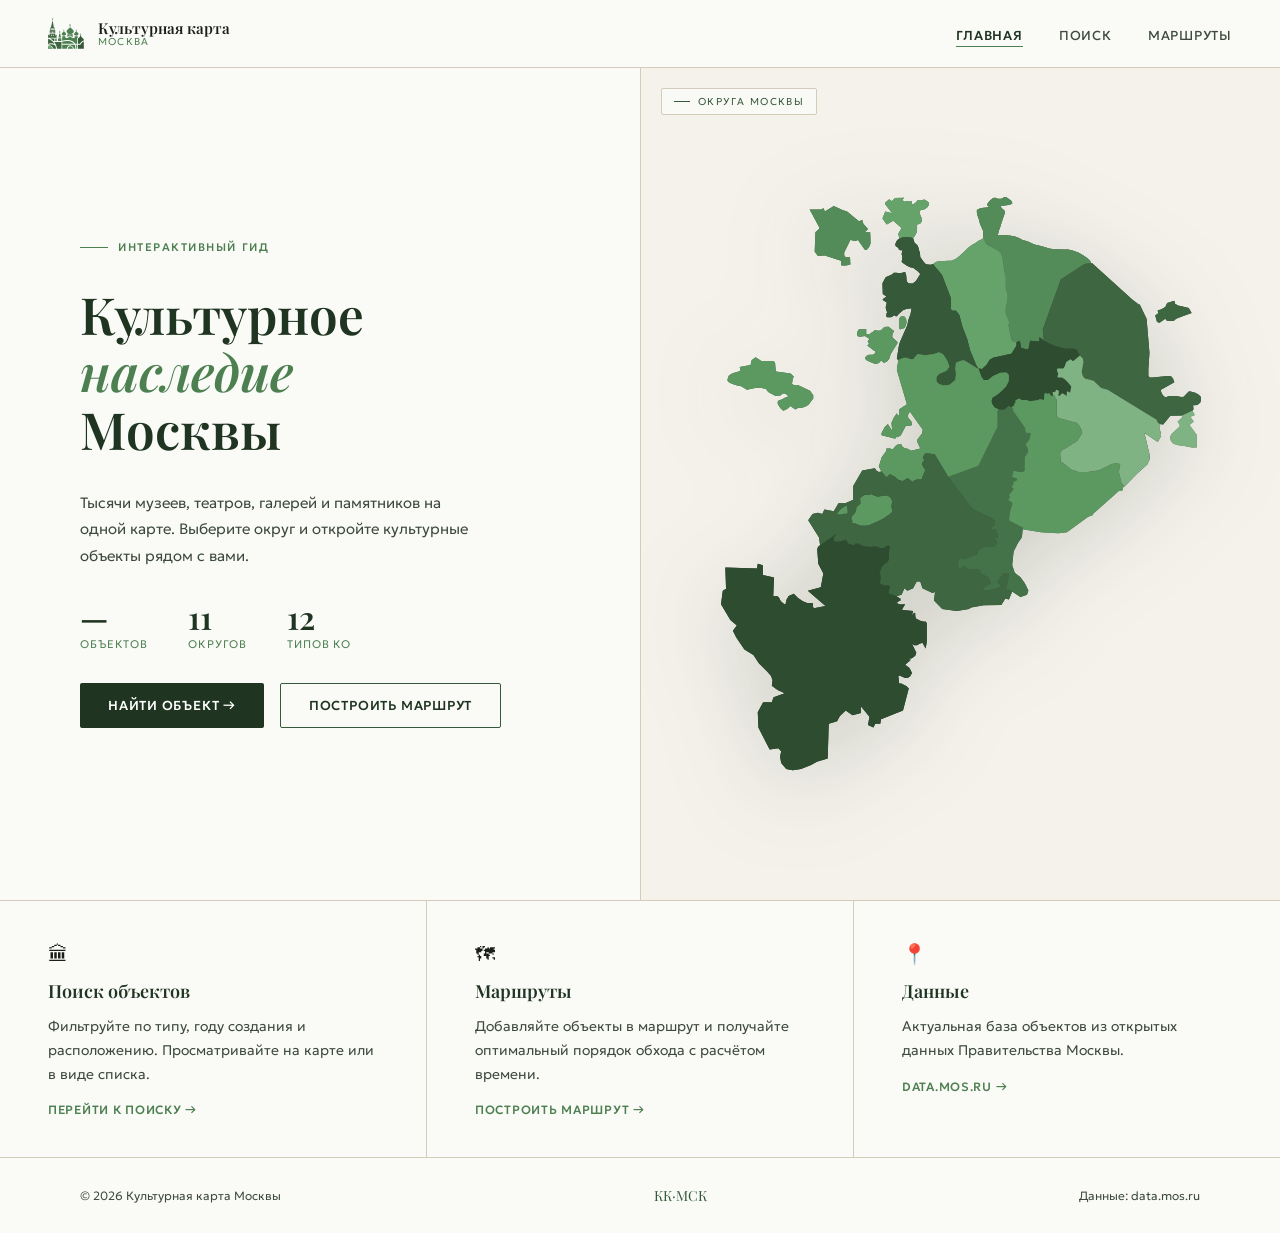
<file: frontend/index.html>
<!DOCTYPE html>
<html lang="ru">
<head>
  <meta charset="UTF-8">
  <meta name="viewport" content="width=device-width, initial-scale=1.0">
  <title>Культурная карта Москвы</title>
  <link rel="stylesheet" href="static/css/main.css">
  <link rel="stylesheet" href="static/css/index.css">
</head>
<body>

<nav class="nav">
  <a href="index.html" class="nav-logo">
    <img src="static/images/logo.svg" alt="Логотип">
    <div class="nav-brand"><span>Культурная карта</span><span>Москва</span></div>
  </a>
  <ul class="nav-links">
    <li><a href="index.html" class="active">Главная</a></li>
    <li><a href="search.html">Поиск</a></li>
    <li><a href="routes.html">Маршруты</a></li>
  </ul>
  <div class="nav-burger" id="burger"><span></span><span></span><span></span></div>
</nav>
<div class="mobile-menu" id="mobileMenu">
  <a href="index.html">Главная</a>
  <a href="search.html">Поиск объектов</a>
  <a href="routes.html">Построить маршрут</a>
</div>

<section class="hero">
  <div class="hero-text">
    <span class="hero-eyebrow">Интерактивный гид</span>
    <h1 class="hero-title">Культурное<br><em>наследие</em><br>Москвы</h1>
    <p class="hero-desc">Тысячи музеев, театров, галерей и памятников на одной карте. Выберите округ и откройте культурные объекты рядом с вами.</p>
    <div class="hero-stats">
      <div class="stat-item"><span class="stat-num" id="ko-count">—</span><span class="stat-label">Объектов</span></div>
      <div class="stat-item"><span class="stat-num">11</span><span class="stat-label">Округов</span></div>
      <div class="stat-item"><span class="stat-num">12</span><span class="stat-label">Типов КО</span></div>
    </div>
    <div class="hero-cta">
      <a href="search.html" class="btn btn-primary">Найти объект →</a>
      <a href="routes.html" class="btn btn-outline">Построить маршрут</a>
    </div>
  </div>

  <div class="hero-map">
    <div class="map-label">Округа Москвы</div>
    <svg id="moscow-map" width="666" height="796" viewBox="0 0 666 796" fill="none" xmlns="http://www.w3.org/2000/svg">
  <g class="district" id="SVAO" data-name="Северо-Восточный АО" data-full="Северо-Восточный административный округ">
    <path d="M363.5 47L364 57L367.5 64.5L370 66.5L377 70.5L383.5 74L388.5 78.5L390.5 84.5L393.5 105L395 110.5V128L397.5 133.5V142L395 155V161.5L401 176.5H398.5L403 199L406 201L410 201.5L414.5 199.5L416.5 209.5L425 211.5L427 210L429 199.5L440.5 200.5L442 199V194.5L448 199.5L446.5 184L471.5 114.5L504.5 93L515 92L513.5 91.5L512 88L508 84.5L503 81L496.5 77.5L489 74.5L482 73H476L462.5 72.5L455.5 71.5L445.5 68.5L435 66L425 61.5L418.5 59.5L413.5 57L407 54.5L400 53.5L397 53H393H389L384 53.5L385.5 47L387.5 41.5L389 36.5L391 30.5L393 24.5L394 22.5V20.5L393 18.5L391 17L389 14.5L388 13.5L389 12H391.5L398.5 11L401.5 10.5L404 9.5V7.5L402.5 5L398.5 2L395.5 0H393L391 1.5L389 2.5H386.5H384L382.5 1.5L380 1L377.5 1.5L373.5 4.5L370 8.5L369.5 10.5L370 12L372 14L368.5 14.5L364 15L359 16L355 18V21.5L356 26L358 31.5L359 36L360.5 40L362.5 44.5L363.5 47Z" fill="#2F4B32"/>
    <path class="upper" d="M363.5 47L364 57L367.5 64.5L370 66.5L377 70.5L383.5 74L388.5 78.5L390.5 84.5L393.5 105L395 110.5V128L397.5 133.5V142L395 155V161.5L401 176.5H398.5L403 199L406 201L410 201.5L414.5 199.5L416.5 209.5L425 211.5L427 210L429 199.5L440.5 200.5L442 199V194.5L448 199.5L446.5 184L471.5 114.5L504.5 93L515 92L513.5 91.5L512 88L508 84.5L503 81L496.5 77.5L489 74.5L482 73H476L462.5 72.5L455.5 71.5L445.5 68.5L435 66L425 61.5L418.5 59.5L413.5 57L407 54.5L400 53.5L397 53H393H389L384 53.5L385.5 47L387.5 41.5L389 36.5L391 30.5L393 24.5L394 22.5V20.5L393 18.5L391 17L389 14.5L388 13.5L389 12H391.5L398.5 11L401.5 10.5L404 9.5V7.5L402.5 5L398.5 2L395.5 0H393L391 1.5L389 2.5H386.5H384L382.5 1.5L380 1L377.5 1.5L373.5 4.5L370 8.5L369.5 10.5L370 12L372 14L368.5 14.5L364 15L359 16L355 18V21.5L356 26L358 31.5L359 36L360.5 40L362.5 44.5L363.5 47Z" fill="#548C59"/>
    
    
    
    
  </g>
  <g class="district" id="VAO" data-name="Восточный АО" data-full="Восточный административный округ">
    <path d="M571 142.5L515 92L504.5 93L471.5 114.5L446.5 184L448 199.5L456.5 204L464.5 207L473 209L477 210.5H490L493.5 212L498 220L502 224L503 229L500.5 242.5L502 248.5L505 252L517 255L527.5 265L536.5 267.5L605 309.5V311.5L608.5 315L613.5 315.5L623.5 303.5L640 303L654 296.5L655.5 295V293L655 289H657L661 288.5L663.5 286.5L665 285L666 281.5V277.5L662.5 274L658 271.5L651.5 270H649L642 277L640 277.5L636.5 277L632 276H621L619.5 276.5V278L616 277.5L614 276L611.5 272.5L610.5 269.5V267.5L629 257L627 251.5L624 248.5H619.5L599 250.5H595L593 248.5V239.5L594.5 216L590.5 169L581 149H579.5L577 147L571 142.5Z" fill="#2D4830"/>
    <path d="M629 144L630 148L634 150.5L643.5 152.5L649 154L653 161L640.5 165.5L631.5 169L628 172H619L616.5 169L608.5 174.5L605 173.5L602.5 164.5L607 161L606 158.5V157L610.5 156L616.5 152.5L619 147L629 144Z" fill="#2D4830"/>
   
    
    <path class="upper" d="M571 142.5L515 92L504.5 93L471.5 114.5L446.5 184L448 199.5L456.5 204L464.5 207L473 209L477 210.5H490L493.5 212L498 220L502 224L503 229L500.5 242.5L502 248.5L505 252L517 255L527.5 265L536.5 267.5L605 309.5V311.5L608.5 315L613.5 315.5L623.5 303.5L640 303L654 296.5L655.5 295V293L655 289H657L661 288.5L663.5 286.5L665 285L666 281.5V277.5L662.5 274L658 271.5L651.5 270H649L642 277L640 277.5L636.5 277L632 276H621L619.5 276.5V278L616 277.5L614 276L611.5 272.5L610.5 269.5V267.5L629 257L627 251.5L624 248.5H619.5L599 250.5H595L593 248.5V239.5L594.5 216L590.5 169L581 149H579.5L577 147L571 142.5Z" fill="#3D6641"/>
    <path class="upper" d="M629 144L630 148L634 150.5L643.5 152.5L649 154L653 161L640.5 165.5L631.5 169L628 172H619L616.5 169L608.5 174.5L605 173.5L602.5 164.5L607 161L606 158.5V157L610.5 156L616.5 152.5L619 147L629 144Z" fill="#3D6641"/>

    
  </g>
  <g class="district" id="YUZAO" data-name="Юго-Западный АО" data-full="Юго-Западный административный округ">
    <path d="M396 543.5L404 547.5L415.5 555L424.5 552L426.5 546L421.5 536L415.5 527.5L407.5 521.5L404 510.5L406 492L412 480L417.5 472L418.5 461L419 458.5L400 449L401 437.5L404.5 426L404 424L398.5 420L401 417.5L400 413L406 406V404L403 402.5L406 398.5V395.5L411 393V390.5L404 388L405.5 383.5V380L413 381.5H419L421.5 380V361L426.5 354L425.5 348L423 343L428 336.5L430 329L429 327H423L422 320.5L420 317.5L405 296L406 294L403 292L400 290H398.5L394 294L390 295H385.5L383.5 296.5V319L357 373L315.1 388L316 389.5L349.5 433.5L362.5 439.5L375.5 445.5L379.5 448.5V454.5L378.5 456L373.5 458L374 461L376.5 462.5L379.5 461.5H381L384.5 470L384 472L379.5 473.5L382.5 478V481.5L378.5 485.5H373.5L367 484.5L360.5 487L356.5 490.5V493.5L354 496L337.5 502.5L334 500.5L330 502.5L328.5 506V512.5L331 516L337.5 512.5H339.5L342 516H352L359 517.5L360.5 522.5L370.5 527.5L374.5 534V536L365 541.5L364.5 545.5L370 546L381.5 543.5L389 540L383.5 534L389.5 526.5L391.5 522.5H398L399.5 523.5L396 543.5Z" fill="#2B472D"/>
    <path class="upper" d="M396 543.5L404 547.5L415.5 555L424.5 552L426.5 546L421.5 536L415.5 527.5L407.5 521.5L404 510.5L406 492L412 480L417.5 472L418.5 461L419 458.5L400 449L401 437.5L404.5 426L404 424L398.5 420L401 417.5L400 413L406 406V404L403 402.5L406 398.5V395.5L411 393V390.5L404 388L405.5 383.5V380L413 381.5H419L421.5 380V361L426.5 354L425.5 348L423 343L428 336.5L430 329L429 327H423L422 320.5L420 317.5L405 296L406 294L403 292L400 290H398.5L394 294L390 295H385.5L383.5 296.5V319L357 373L315.1 388L316 389.5L349.5 433.5L362.5 439.5L375.5 445.5L379.5 448.5V454.5L378.5 456L373.5 458L374 461L376.5 462.5L379.5 461.5H381L384.5 470L384 472L379.5 473.5L382.5 478V481.5L378.5 485.5H373.5L367 484.5L360.5 487L356.5 490.5V493.5L354 496L337.5 502.5L334 500.5L330 502.5L328.5 506V512.5L331 516L337.5 512.5H339.5L342 516H352L359 517.5L360.5 522.5L370.5 527.5L374.5 534V536L365 541.5L364.5 545.5L370 546L381.5 543.5L389 540L383.5 534L389.5 526.5L391.5 522.5H398L399.5 523.5L396 543.5Z" fill="#457349"/>

    
    
    
  </g>
  <g class="district" id="SAO" data-name="Северный АО" data-full="Северный административный округ">
    <path d="M246.5 53.5L247.5 58L252.5 56L254 55.5L255 56H262L264.5 56.5L266.5 57.5L268.5 54.5L270 52L271.5 49L272 47V38L275.5 37.5L277 36.5L278.5 33.5L279 30L277.5 27.5L276 23.5L275.5 21L276 19L278 18L282.5 17L285.5 15L287 13.5L288.5 10.5V7.5L282.5 3.5L279.5 4L278.5 4.5L278 4H273L271 7L267 10L264.5 9.5V5.5H257.5L255 6.5L253.5 6L252.5 5V3L254 1L241.5 1.5L237 6L233.5 3L228 7.5V10.5L237.5 22.5L228 20L224 30L230 38L239 33L250.5 43L246 51L246.5 53.5Z" fill="#38593B"/>
    <path d="M297.5 90.5L294.5 93L295.5 95L306.5 108L319 140.5V152.5L318.5 155.5L321 158H326L331 164.5L332 169L335 180.5L341.5 197L345.5 212.5L354 233L357.5 239L359 238L362 239L369 232.5L372.5 226L377.5 223L403 217.5L410 206.5V201.5L406 201L403 199L398.5 176.5H401L395 161.5V155L397.5 142V133.5L395 128V110.5L393.5 105L390.5 84.5L388.5 78.5L383.5 74L377 70.5L370 66.5L367.5 64.5L364 57L362 58.5L358 60.5L353.5 63.5L348 66.5L343 70.5L336.5 76.5L331 82L325.5 86L319.5 88.5H315L306 89L300 89.5L297.5 90.5Z" fill="#38593B"/>
    
    <path class="upper" d="M297.5 90.5L294.5 93L295.5 95L306.5 108L319 140.5V152.5L318.5 155.5L321 158H326L331 164.5L332 169L335 180.5L341.5 197L345.5 212.5L354 233L357.5 239L359 238L362 239L369 232.5L372.5 226L377.5 223L403 217.5L410 206.5V201.5L406 201L403 199L398.5 176.5H401L395 161.5V155L397.5 142V133.5L395 128V110.5L393.5 105L390.5 84.5L388.5 78.5L383.5 74L377 70.5L370 66.5L367.5 64.5L364 57L362 58.5L358 60.5L353.5 63.5L348 66.5L343 70.5L336.5 76.5L331 82L325.5 86L319.5 88.5H315L306 89L300 89.5L297.5 90.5Z" fill="#66A36B"/>
    <path class="upper" d="M246.5 53.5L247.5 58L252.5 56L254 55.5L255 56H262L264.5 56.5L266.5 57.5L268.5 54.5L270 52L271.5 49L272 47V38L275.5 37.5L277 36.5L278.5 33.5L279 30L277.5 27.5L276 23.5L275.5 21L276 19L278 18L282.5 17L285.5 15L287 13.5L288.5 10.5V7.5L282.5 3.5L279.5 4L278.5 4.5L278 4H273L271 7L267 10L264.5 9.5V5.5H257.5L255 6.5L253.5 6L252.5 5V3L254 1L241.5 1.5L237 6L233.5 3L228 7.5V10.5L237.5 22.5L228 20L224 30L230 38L239 33L250.5 43L246 51L246.5 53.5Z" fill="#66A36B"/>

    <path d="M246 226L253.5 223H258L263 225H266.5L273 218L283.5 219.5L295 218L302.5 215.5L308 218L314 227L317 235.5L313 241L302.5 245.5L299 250V256L302.5 259.5L309 261.5L317 260.5L325 254L326 245.5L325 237.5L326 230L333.5 227H338L357.5 239L354 233L345.5 212.5L341.5 197L335 180.5L332 169L331 164.5L326 158H321L318.5 155.5L319 152.5V140.5L306.5 108L295.5 95L294.5 93L291 94L286.5 93.5L283.5 92.5L280 88.5L277.5 84.5L276.5 83.5L276 77.5L275 74.5L274 70.5L273 67.5L271 65.5L268.5 63.5L267.5 60L266.5 57.5L264.5 56.5L262 56H258H255L254 55.5L252.5 56L247.5 58L245.5 59L243.5 61.5L242 65V67.5L246.5 71V72.5L248.5 74H252L250.5 79L251.5 82V87L250.5 89L251.5 91L255.5 93.5L258 95.5L262.5 97.5L267 98.5L273 103L276.5 107L270.5 116.5L266 120H262.5L260 119.5L258.5 118L257.5 116L257 109L255.5 104L250 105.5H245.5L243 105H240L236.5 108L230 110.5L228.5 111.5L224 119.5L224.5 134.5L229.5 138L224.5 142V143L230 146.5L229.5 149L228.5 153L229 156L230.5 160L229.5 162.5V166L231 167H236L241 164L242.5 165.5H244L247 162L252.5 157L257 155.5L264.5 154.5L263 162.5L260 170.5L258.5 178L248.5 201L247 205.5L244 224.5L246 226Z" fill="#1F3521"/>
    
   
    
  </g>
  <g class="district" id="SZAO" data-name="Северо-Западный АО" data-full="Северо-Западный административный округ">
   
    <path class="upper" d="M246 226L253.5 223H258L263 225H266.5L273 218L283.5 219.5L295 218L302.5 215.5L308 218L314 227L317 235.5L313 241L302.5 245.5L299 250V256L302.5 259.5L309 261.5L317 260.5L325 254L326 245.5L325 237.5L326 230L333.5 227H338L357.5 239L354 233L345.5 212.5L341.5 197L335 180.5L332 169L331 164.5L326 158H321L318.5 155.5L319 152.5V140.5L306.5 108L295.5 95L294.5 93L291 94L286.5 93.5L283.5 92.5L280 88.5L277.5 84.5L276.5 83.5L276 77.5L275 74.5L274 70.5L273 67.5L271 65.5L268.5 63.5L267.5 60L266.5 57.5L264.5 56.5L262 56H258H255L254 55.5L252.5 56L247.5 58L245.5 59L243.5 61.5L242 65V67.5L246.5 71V72.5L248.5 74H252L250.5 79L251.5 82V87L250.5 89L251.5 91L255.5 93.5L258 95.5L262.5 97.5L267 98.5L273 103L276.5 107L270.5 116.5L266 120H262.5L260 119.5L258.5 118L257.5 116L257 109L255.5 104L250 105.5H245.5L243 105H240L236.5 108L230 110.5L228.5 111.5L224 119.5L224.5 134.5L229.5 138L224.5 142V143L230 146.5L229.5 149L228.5 153L229 156L230.5 160L229.5 162.5V166L231 167H236L241 164L242.5 165.5H244L247 162L252.5 157L257 155.5L264.5 154.5L263 162.5L260 170.5L258.5 178L248.5 201L247 205.5L244 224.5L246 226Z" fill="#365939"/>

    
  </g>
  <g class="district" id="CAO" data-name="Центральный АО" data-full="Центральный административный округ">
    <path d="M398.5 290H400L403 292L407 289L407.5 286L409 285L408.5 282.5L413.5 279.5L417 281.5L425.5 282L427.5 283.5L440 282L442 280.5L448 281.5L449 273L450.5 272L453 273.5L454 272.5L456 273L458.5 276.5L461 275.562L460 270.5L462.5 271L464 270L465 267.5L468 268.5L469 270L468 275L469 276.5L473 272.5H474.5L479.5 276L480 270H481.5L484.5 271.5L485.5 265.5L486 263L485 261.5L481.5 257.5L477 253L473 250.5H469L467 250V248.5L468 245.5L466 240L467 238H469.5H475L477 235L479 229L485 225L488.5 228L498 220L493.5 212L490 210.5H477L473 209L464.5 207L456.5 204L448 199.5L442 194.5V199L440.5 200.5L429 199.5L427 210L425 211.5L416.5 209.5L414.5 199.5L410 201.5V206.5L403 217.5L377.5 223L372.5 226L369 232.5L362 239L359 238L357.5 239L361.5 250L364.5 254H370.5L377.5 248.5L387.5 244L396 243.5L399.5 247V255L395.5 263L387.5 271L382 275L376.5 278.5L375 283.5L376.5 288L380 292.5L385.5 295H390L394 294L398.5 290Z" fill="#1F3420"/>
    <path class="upper" d="M398.5 290H400L403 292L407 289L407.5 286L409 285L408.5 282.5L413.5 279.5L417 281.5L425.5 282L427.5 283.5L440 282L442 280.5L448 281.5L449 273L450.5 272L453 273.5L454 272.5L456 273L458.5 276.5L461 275.562L460 270.5L462.5 271L464 270L465 267.5L468 268.5L469 270L468 275L469 276.5L473 272.5H474.5L479.5 276L480 270H481.5L484.5 271.5L485.5 265.5L486 263L485 261.5L481.5 257.5L477 253L473 250.5H469L467 250V248.5L468 245.5L466 240L467 238H469.5H475L477 235L479 229L485 225L488.5 228L498 220L493.5 212L490 210.5H477L473 209L464.5 207L456.5 204L448 199.5L442 194.5V199L440.5 200.5L429 199.5L427 210L425 211.5L416.5 209.5L414.5 199.5L410 201.5V206.5L403 217.5L377.5 223L372.5 226L369 232.5L362 239L359 238L357.5 239L361.5 250L364.5 254H370.5L377.5 248.5L387.5 244L396 243.5L399.5 247V255L395.5 263L387.5 271L382 275L376.5 278.5L375 283.5L376.5 288L380 292.5L385.5 295H390L394 294L398.5 290Z" fill="#2E4D30"/>
  </g>
  <g class="district" id="YAO" data-name="Южный АО" data-full="Южный административный округ">
    <path d="M419 458.5L418.5 461L444 465L468 466.5L480 465L509.5 443.5L515.5 441.5L516.5 439.5L552 408H556L557.5 406L558.5 401V399L556 397.5L552 381.5L553 376L554 371L550.5 369L542 370.5L524.5 379L508.5 381.5H496.5L486 378L471.5 366.5L470.5 355.5L473.5 351L480 347.5L487 343L494 339L500.5 329V323.5L497 317L494 313.5L468.5 306.5L466 303.5V281.5L464 278.5L462.5 275L461 275.562L458.5 276.5L456 273L454 272.5L453 273.5L450.5 272L449 273L448 281.5L442 280.5L440 282L427.5 283.5L425.5 282L417 281.5L413.5 279.5L408.5 282.5L409 285L407.5 286L407 289L403 292L406 294L405 296L420 317.5L422 320.5L423 327H429L430 329L428 336.5L423 343L425.5 348L426.5 354L421.5 361V380L419 381.5H413L405.5 380V383.5L404 388L411 390.5V393L406 395.5V398.5L403 402.5L406 404V406L400 413L401 417.5L398.5 420L404 424L404.5 426L401 437.5L400 449L419 458.5Z" fill="#416D45"/>
    <path class="upper" d="M419 458.5L418.5 461L444 465L468 466.5L480 465L509.5 443.5L515.5 441.5L516.5 439.5L552 408H556L557.5 406L558.5 401V399L556 397.5L552 381.5L553 376L554 371L550.5 369L542 370.5L524.5 379L508.5 381.5H496.5L486 378L471.5 366.5L470.5 355.5L473.5 351L480 347.5L487 343L494 339L500.5 329V323.5L497 317L494 313.5L468.5 306.5L466 303.5V281.5L464 278.5L462.5 275L461 275.562L458.5 276.5L456 273L454 272.5L453 273.5L450.5 272L449 273L448 281.5L442 280.5L440 282L427.5 283.5L425.5 282L417 281.5L413.5 279.5L408.5 282.5L409 285L407.5 286L407 289L403 292L406 294L405 296L420 317.5L422 320.5L423 327H429L430 329L428 336.5L423 343L425.5 348L426.5 354L421.5 361V380L419 381.5H413L405.5 380V383.5L404 388L411 390.5V393L406 395.5V398.5L403 402.5L406 404V406L400 413L401 417.5L398.5 420L404 424L404.5 426L401 437.5L400 449L419 458.5Z" fill="#5C9961"/>

    
  </g>
  <g class="district" id="ZELEN" data-name="Зеленоградский АО" data-full="Зеленоградский административный округ">
    <path d="M190 59.5L199 72.5L200 73.5H201.5L203 72.5L205.5 69.5L207.5 65V62L207 49H199.5L204 44.5L197.5 37L196 32L191.5 33.5L188 31L175 20L168.5 18L156.5 12.5L144 20L142.5 15.5L138.5 17.5H123L137 43.5L131 49L130 76L134.5 82L144 81L166.5 88.5L167 95H173.5L179.5 93.5L179 83.5H173L171 81V77L179.5 59.5L182 60L184.5 61H186.5L190 59.5Z" fill="#3E6341"/>
    <path class="upper" d="M190 59.5L199 72.5L200 73.5H201.5L203 72.5L205.5 69.5L207.5 65V62L207 49H199.5L204 44.5L197.5 37L196 32L191.5 33.5L188 31L175 20L168.5 18L156.5 12.5L144 20L142.5 15.5L138.5 17.5H123L137 43.5L131 49L130 76L134.5 82L144 81L166.5 88.5L167 95H173.5L179.5 93.5L179 83.5H173L171 81V77L179.5 59.5L182 60L184.5 61H186.5L190 59.5Z" fill="#548C59"/>
  </g>
  <g class="district" id="YUVAO" data-name="Юго-Восточный АО" data-full="Юго-Восточный административный округ">
    <path d="M656 300L654 296.5L640 303V305.5L633.5 312L635 314L636.5 316.5V318.5L625.5 328.5L623.5 332V336L624.5 339L627.5 342.5L634.5 344.5L643 345.5L653 347.5H660V330L650 316.5L656 311.5L651 305L656.5 303L657 301.5L656 300Z" fill="#4B714E"/>
    <path d="M558.5 399V401L559.5 402L577.5 383.5L591.5 371L594.5 364.5L595 359L587.5 327.5L606 340L610.5 332V328L608 320L609.5 316.5L608.5 315L605 311.5V309.5L536.5 267.5L527.5 265L517 255L505 252L502 248.5L500.5 242.5L503 229L502 224L498 220L488.5 228L485 225L479 229L477 235L475 238H467L466 240L468 245.5L467 248.5V250L469 250.5H473L477 253L481.5 257.5L485 261.5L486 263L485.5 265.5L484.5 271.5L481.5 270H480L479.5 276L474.5 272.5H473L469 276.5L468 275L469 270L468 268.5L465 267.5L464 270L462.5 271L460 270.5L461 275.562L462.5 275L464 278.5L466 281.5V303.5L468.5 306.5L494 313.5L497 317L500.5 323.5V329L494 339L487 343L480 347.5L473.5 351L470.5 355.5L471.5 366.5L486 378L496.5 381.5H508.5L524.5 379L542 370.5L550.5 369L554 371L553 376L552 381.5L556 397.5L558.5 399Z" fill="#233924"/>
    <path class="upper" d="M656 300L654 296.5L640 303V305.5L633.5 312L635 314L636.5 316.5V318.5L625.5 328.5L623.5 332V336L624.5 339L627.5 342.5L634.5 344.5L643 345.5L653 347.5H660V330L650 316.5L656 311.5L651 305L656.5 303L657 301.5L656 300Z" fill="#80B384"/>
    <path class="upper" d="M558.5 399V401L559.5 402L577.5 383.5L591.5 371L594.5 364.5L595 359L587.5 327.5L606 340L610.5 332V328L608 320L609.5 316.5L608.5 315L605 311.5V309.5L536.5 267.5L527.5 265L517 255L505 252L502 248.5L500.5 242.5L503 229L502 224L498 220L488.5 228L485 225L479 229L477 235L475 238H467L466 240L468 245.5L467 248.5V250L469 250.5H473L477 253L481.5 257.5L485 261.5L486 263L485.5 265.5L484.5 271.5L481.5 270H480L479.5 276L474.5 272.5H473L469 276.5L468 275L469 270L468 268.5L465 267.5L464 270L462.5 271L460 270.5L461 275.562L462.5 275L464 278.5L466 281.5V303.5L468.5 306.5L494 313.5L497 317L500.5 323.5V329L494 339L487 343L480 347.5L473.5 351L470.5 355.5L471.5 366.5L486 378L496.5 381.5H508.5L524.5 379L542 370.5L550.5 369L554 371L553 376L552 381.5L556 397.5L558.5 399Z" fill="#80B384"/>

    
  </g>
  <g class="district" id="ZAO" data-name="Западный АО" data-full="Западный административный округ">
    <path d="M174.5 428L176 435L175.5 440L172 439.5L168 440.5L164 441L161 439.5L162 437.5L165.5 433.5L169.5 430.5L174.5 428Z" fill="#355738"/>
    <path class="upper" d="M174.5 428L176 435L175.5 440L172 439.5L168 440.5L164 441L161 439.5L162 437.5L165.5 433.5L169.5 430.5L174.5 428Z" fill="#5C9961"/>
    <path d="M208.5 412L212.5 414L218 416L222 415L227 414H230.5L234 416L236.5 419L237.5 422.5L237 425.5L236.5 430L237.5 433.5V437L235 439.5L225 446.5L216.5 450.5L206.5 455L201.5 456H193.5L189.5 454.5L186.5 453H181L182.5 450.5L181 447V443L183 441.5L186 438L187.5 434V431L191 427.5L193.5 425.5L193 420.5V417.5L195 416L198 414L199 413.5H204.5L208.5 412Z" fill="#355738"/>
    <path class="upper" d="M208.5 412L212.5 414L218 416L222 415L227 414H230.5L234 416L236.5 419L237.5 422.5L237 425.5L236.5 430L237.5 433.5V437L235 439.5L225 446.5L216.5 450.5L206.5 455L201.5 456H193.5L189.5 454.5L186.5 453H181L182.5 450.5L181 447V443L183 441.5L186 438L187.5 434V431L191 427.5L193.5 425.5L193 420.5V417.5L195 416L198 414L199 413.5H204.5L208.5 412Z" fill="#5C9961"/>
    <path d="M283.5 355.5L296.5 357L315.1 388L357 373L383.5 319V296.5L385.5 295L380 292.5L376.5 288L375 283.5L376.5 278.5L382 275L387.5 271L395.5 263L399.5 255V247L396 243.5L387.5 244L377.5 248.5L370.5 254H364.5L361.5 250L357.5 239L338 227H333.5L326 230L325 237.5L326 245.5L325 254L317 260.5L309 261.5L302.5 259.5L299 256V250L302.5 245.5L313 241L317 235.5L314 227L308 218L302.5 215.5L295 218L283.5 219.5L273 218L266.5 225H263L258 223H253.5L246 226L244 240L258 287.5L247.5 294.5V302L246 303.5L245 302.5L244 300L239.5 306.5L236.5 313.5L237.5 323H236.5L231.5 315L227 319.5L222.5 328L223 330.5L242 335.5V333.5L246 333L249.5 330.5L256.5 317.5L264 317L265 315L264 311.5L259.5 306V302.5L262 297.5L280 323L279 328L272.5 336.5V340L276.5 349L264 352L258 349H255.5L251 346V343.5H245L242.5 345L238.5 350L234 349H229.5V352L223 361L219 374L222.5 381L229.5 389L234 385H235.5L242.5 389L245 392L252 394.5L258 390.5H259.5L266 395.5L268.5 393L272.5 392H279V389.5L283.5 379L279 371V369.5L282 365L280 361L283.5 355.5Z" fill="#355738"/>
    <path class="upper" d="M283.5 355.5L296.5 357L315.1 388L357 373L383.5 319V296.5L385.5 295L380 292.5L376.5 288L375 283.5L376.5 278.5L382 275L387.5 271L395.5 263L399.5 255V247L396 243.5L387.5 244L377.5 248.5L370.5 254H364.5L361.5 250L357.5 239L338 227H333.5L326 230L325 237.5L326 245.5L325 254L317 260.5L309 261.5L302.5 259.5L299 256V250L302.5 245.5L313 241L317 235.5L314 227L308 218L302.5 215.5L295 218L283.5 219.5L273 218L266.5 225H263L258 223H253.5L246 226L244 240L258 287.5L247.5 294.5V302L246 303.5L245 302.5L244 300L239.5 306.5L236.5 313.5L237.5 323H236.5L231.5 315L227 319.5L222.5 328L223 330.5L242 335.5V333.5L246 333L249.5 330.5L256.5 317.5L264 317L265 315L264 311.5L259.5 306V302.5L262 297.5L280 323L279 328L272.5 336.5V340L276.5 349L264 352L258 349H255.5L251 346V343.5H245L242.5 345L238.5 350L234 349H229.5V352L223 361L219 374L222.5 381L229.5 389L234 385H235.5L242.5 389L245 392L252 394.5L258 390.5H259.5L266 395.5L268.5 393L272.5 392H279V389.5L283.5 379L279 371V369.5L282 365L280 361L283.5 355.5Z" fill="#5C9961"/>
    <path d="M96.5 290L103 295L107.5 292.5H112.5L119 290L122 287.5L128 279.5V275L123.5 269L115.5 265L106.5 261H101L98.5 259.5L99.5 252.5L101 249L96.5 245L76 242L75 230L73 227.5H56L48 222.5L42.5 226.5L41 233L26 236L27 241.5L16 244.5L11 247.5L9.5 251L9 255L11 257L15 259L22.5 261.5L28 262.5L36 267.5L49 264.5H55L62.5 266.5L65.5 270.5L70.5 273.5L76 276H81.5L83.5 274.5L86.5 272.5H88.5L91.5 274.5L93 276L92 277.5L88.5 278.5L85 280.5L80 282.5L78.5 284.5L79 288L80.5 290L82.5 293L84.5 295L86.5 296.5L90.5 295L93 293L96.5 290Z" fill="#355738"/>
    <path class="upper" d="M96.5 290L103 295L107.5 292.5H112.5L119 290L122 287.5L128 279.5V275L123.5 269L115.5 265L106.5 261H101L98.5 259.5L99.5 252.5L101 249L96.5 245L76 242L75 230L73 227.5H56L48 222.5L42.5 226.5L41 233L26 236L27 241.5L16 244.5L11 247.5L9.5 251L9 255L11 257L15 259L22.5 261.5L28 262.5L36 267.5L49 264.5H55L62.5 266.5L65.5 270.5L70.5 273.5L76 276H81.5L83.5 274.5L86.5 272.5H88.5L91.5 274.5L93 276L92 277.5L88.5 278.5L85 280.5L80 282.5L78.5 284.5L79 288L80.5 290L82.5 293L84.5 295L86.5 296.5L90.5 295L93 293L96.5 290Z" fill="#5C9961"/>
    <path d="M240 186L238 190.5L237.5 193.5L239 196L244.5 201L245 202.5L235.5 218L233.5 224.5L230 228.5L226 230L224 228.5L222.5 226.5L219.5 230L216.5 231.5H213.5L209.5 230L202.5 227L200 224.5V223L201.5 220.5L205.5 219H210.5L213.5 217L214 214L212 213L203 206L205.5 204L203.5 200.5L206 197L201.5 194L199 193L195.5 193.5L191.5 194L189.5 193L189 190.5V187.5L190.5 184.5L192 183.5H201.5V189.5L202 190H206.5L208.5 188.5L211 187L213 185L219 185.5L222 185L225.5 181.5L227 180.5L230 180H232.5L240 186Z" fill="#355738"/>
    <path d="M255 166L257 170L257.5 174L256.5 178L255 181L253 182.5H251L248.5 184L247.5 182.5V168.5L249 166L252 165.5L255 166Z" fill="#355738"/>
    
    <path class="upper" d="M240 186L238 190.5L237.5 193.5L239 196L244.5 201L245 202.5L235.5 218L233.5 224.5L230 228.5L226 230L224 228.5L222.5 226.5L219.5 230L216.5 231.5H213.5L209.5 230L202.5 227L200 224.5V223L201.5 220.5L205.5 219H210.5L213.5 217L214 214L212 213L203 206L205.5 204L203.5 200.5L206 197L201.5 194L199 193L195.5 193.5L191.5 194L189.5 193L189 190.5V187.5L190.5 184.5L192 183.5H201.5V189.5L202 190H206.5L208.5 188.5L211 187L213 185L219 185.5L222 185L225.5 181.5L227 180.5L230 180H232.5L240 186Z" fill="#5C9961"/>
    <path class="upper" d="M255 166L257 170L257.5 174L256.5 178L255 181L253 182.5H251L248.5 184L247.5 182.5V168.5L249 166L252 165.5L255 166Z" fill="#5C9961"/>

    
  </g>
  <g class="district" id="NAO" data-name="Новомосковский и Троицкий АО" data-full="Новомосковский административный округ">
    <path fill-rule="evenodd" clip-rule="evenodd" d="M160 467.5L156.5 472.5V477L158.5 478.5H164L173 476L177 481L185 483.5L186.5 481H190.5L195.5 483.5L198.5 485L207.5 485.5L215 485L220.5 487L225 487.5L231.5 483.5L234.5 485L233 491.5V501L231.5 506L227 509L223 513L221.5 517.5L220 521V522.5L221.5 526L220.5 535L221.5 537L227 539H233L234.5 541.5L232.5 546.5L233 550.5L243.5 554L250.5 552L254.5 543L258.5 546.5L266.5 543L271.5 533.5H276.5L279.5 543L293.5 549.5L297 548L295.5 560L307 571.5L327 574.5L344 571.5L347 569.5L364.5 566.5L389 566L394.5 557L399.5 558.5L404 547.5L396 543.5L399.5 523.5L398 522.5H391.5L389.5 526.5L383.5 534L389 540L381.5 543.5L370 546L364.5 545.5L365 541.5L374.5 536V534L370.5 527.5L360.5 522.5L359 517.5L352 516H342L339.5 512.5H337.5L331 516L328.5 512.5V506L330 502.5L334 500.5L337.5 502.5L354 496L356.5 493.5V490.5L360.5 487L367 484.5L373.5 485.5H378.5L382.5 481.5V478L379.5 473.5L384 472L384.5 470L381 461.5H379.5L376.5 462.5L374 461L373.5 458L378.5 456L379.5 454.5V448.5L375.5 445.5L362.5 439.5L349.5 433.5L316 389.5L315.1 388L296.5 357L283.5 355.5L280 361L282 365L279 369.5V371L283.5 379L279 389.5V392H272.5L268.5 393L266 395.5L259.5 390.5H258L252 394.5L245 392L242.5 389L235.5 385H234L229.5 389L222.5 381L219 381.5L215.5 379.5L213.5 376.5L196 379.5L183.5 401V420L172.5 425H163L156.5 436L143.5 433.5L140.5 440L134 438L127 440L121 448.5L136 472.5L137.5 483.25L160 467.5ZM176 435L174.5 428L169.5 430.5L165.5 433.5L162 437.5L161 439.5L164 441L168 440.5L172 439.5L175.5 440L176 435ZM212.5 414L208.5 412L204.5 413.5H202H199L198 414L195 416L193 417.5V420.5L193.5 425.5L191 427.5L187.5 431V434L186 438L183 441.5L181 443V447L182.5 450.5L181 453H186.5L189.5 454.5L193.5 456H201.5L206.5 455L216.5 450.5L225 446.5L235 439.5L237.5 437V433.5L236.5 430L237 425.5L237.5 422.5L236.5 419L234 416L230.5 414H227L222 415L218 416L212.5 414Z" fill="#2A422C"/>
   
    
    <path class="upper" fill-rule="evenodd" clip-rule="evenodd" d="M160 467.5L156.5 472.5V477L158.5 478.5H164L173 476L177 481L185 483.5L186.5 481H190.5L195.5 483.5L198.5 485L207.5 485.5L215 485L220.5 487L225 487.5L231.5 483.5L234.5 485L233 491.5V501L231.5 506L227 509L223 513L221.5 517.5L220 521V522.5L221.5 526L220.5 535L221.5 537L227 539H233L234.5 541.5L232.5 546.5L233 550.5L243.5 554L250.5 552L254.5 543L258.5 546.5L266.5 543L271.5 533.5H276.5L279.5 543L293.5 549.5L297 548L295.5 560L307 571.5L327 574.5L344 571.5L347 569.5L364.5 566.5L389 566L394.5 557L399.5 558.5L404 547.5L396 543.5L399.5 523.5L398 522.5H391.5L389.5 526.5L383.5 534L389 540L381.5 543.5L370 546L364.5 545.5L365 541.5L374.5 536V534L370.5 527.5L360.5 522.5L359 517.5L352 516H342L339.5 512.5H337.5L331 516L328.5 512.5V506L330 502.5L334 500.5L337.5 502.5L354 496L356.5 493.5V490.5L360.5 487L367 484.5L373.5 485.5H378.5L382.5 481.5V478L379.5 473.5L384 472L384.5 470L381 461.5H379.5L376.5 462.5L374 461L373.5 458L378.5 456L379.5 454.5V448.5L375.5 445.5L362.5 439.5L349.5 433.5L316 389.5L315.1 388L296.5 357L283.5 355.5L280 361L282 365L279 369.5V371L283.5 379L279 389.5V392H272.5L268.5 393L266 395.5L259.5 390.5H258L252 394.5L245 392L242.5 389L235.5 385H234L229.5 389L222.5 381L219 381.5L215.5 379.5L213.5 376.5L196 379.5L183.5 401V420L172.5 425H163L156.5 436L143.5 433.5L140.5 440L134 438L127 440L121 448.5L136 472.5L137.5 483.25L160 467.5ZM176 435L174.5 428L169.5 430.5L165.5 433.5L162 437.5L161 439.5L164 441L168 440.5L172 439.5L175.5 440L176 435ZM212.5 414L208.5 412L204.5 413.5H202H199L198 414L195 416L193 417.5V420.5L193.5 425.5L191 427.5L187.5 431V434L186 438L183 441.5L181 443V447L182.5 450.5L181 453H186.5L189.5 454.5L193.5 456H201.5L206.5 455L216.5 450.5L225 446.5L235 439.5L237.5 437V433.5L236.5 430L237 425.5L237.5 422.5L236.5 419L234 416L230.5 414H227L222 415L218 416L212.5 414Z" fill="#3D6641"/>

    <path d="M249 557.5L243.5 554L233 550.5L232.5 546.5L234.5 541.5L233 539H227L221.5 537L220.5 535L221.5 526L220 522.5V521L221.5 517.5L223 513L227 509L231.5 506L233 501V491.5L234.5 485L231.5 483.5L225 487.5L220.5 487L215 485L207.5 485.5L198.5 485L195.5 483.5L190.5 481H186.5L185 483.5L177 481L173 476L164 478.5H158.5L156.5 477V472.5L160 467.5L137.5 483.25L135 485L133.5 488.5L135 509L142 522.5L138.5 541.5L120.5 546.5L145 567.5L129 570.5L127.5 568.5V563.5H119.5L113.5 561L106.5 556L101 550.5L94 553.5L91 558.5L89.5 565H88L83 561L80 555L77 553.5H72.5L73.5 528L58 524.5V511L51 509L50 515.5L6 514L7 543.5L2.5 546.5L0 565L13 587L22 594.5L16.5 602L21 611L32.5 628L45 635.5L52.5 647L64 658.5L69.5 664.5L71.5 670.5L70.5 678L78.5 684L88.5 688.5L73 694L70.5 701H58.5L51 715L52 736.5L67.5 766.5L79.5 765L83.5 769L82 776.5L83.5 785.5L90.5 793.5L99.5 795.5L111 793.5L125 788L133 783.5L148 779L149.5 731L161 727.5L165 720L173 712.5L182.5 719L194 716V706.5L206 721L204 732.5L211.5 736L214 731H221L222 724.5L252.5 712.5L260.5 682L257 678.5L250 675H247L246.5 668L246 665L247 664L250 665L255.5 667.5H259L262.5 665L265 660.5L261.5 653.5L255.5 649L263.5 642L259 641L265 640L269.5 636.5L271 632.5L265 620L268 622H272L275.5 620L279.5 618.5L284 626.5L285.5 617V591.5L284 589L282 589.5L276.5 588L270.5 585L269.5 581.5V577.5L268 577L265 580.5L266.5 574.5L251.5 573V571.5L255.5 565L249 565.5L244.5 564V562L249 560V557.5Z" fill="#203621"/>
    <path class="upper" d="M249 557.5L243.5 554L233 550.5L232.5 546.5L234.5 541.5L233 539H227L221.5 537L220.5 535L221.5 526L220 522.5V521L221.5 517.5L223 513L227 509L231.5 506L233 501V491.5L234.5 485L231.5 483.5L225 487.5L220.5 487L215 485L207.5 485.5L198.5 485L195.5 483.5L190.5 481H186.5L185 483.5L177 481L173 476L164 478.5H158.5L156.5 477V472.5L160 467.5L137.5 483.25L135 485L133.5 488.5L135 509L142 522.5L138.5 541.5L120.5 546.5L145 567.5L129 570.5L127.5 568.5V563.5H119.5L113.5 561L106.5 556L101 550.5L94 553.5L91 558.5L89.5 565H88L83 561L80 555L77 553.5H72.5L73.5 528L58 524.5V511L51 509L50 515.5L6 514L7 543.5L2.5 546.5L0 565L13 587L22 594.5L16.5 602L21 611L32.5 628L45 635.5L52.5 647L64 658.5L69.5 664.5L71.5 670.5L70.5 678L78.5 684L88.5 688.5L73 694L70.5 701H58.5L51 715L52 736.5L67.5 766.5L79.5 765L83.5 769L82 776.5L83.5 785.5L90.5 793.5L99.5 795.5L111 793.5L125 788L133 783.5L148 779L149.5 731L161 727.5L165 720L173 712.5L182.5 719L194 716V706.5L206 721L204 732.5L211.5 736L214 731H221L222 724.5L252.5 712.5L260.5 682L257 678.5L250 675H247L246.5 668L246 665L247 664L250 665L255.5 667.5H259L262.5 665L265 660.5L261.5 653.5L255.5 649L263.5 642L259 641L265 640L269.5 636.5L271 632.5L265 620L268 622H272L275.5 620L279.5 618.5L284 626.5L285.5 617V591.5L284 589L282 589.5L276.5 588L270.5 585L269.5 581.5V577.5L268 577L265 580.5L266.5 574.5L251.5 573V571.5L255.5 565L249 565.5L244.5 564V562L249 560V557.5Z" fill="#2E4D30"/>
  </g>
</svg>
    <div class="tooltip" id="map-tooltip">
      <div class="tooltip-name" id="tt-name"></div>
      <div class="tooltip-sub" id="tt-count"></div>
    </div>
  </div>
</section>

<section class="info-strip">
  <div class="info-card">
    <div class="info-icon">🏛</div>
    <h3>Поиск объектов</h3>
    <p>Фильтруйте по типу, году создания и расположению. Просматривайте на карте или в виде списка.</p>
    <a href="search.html">Перейти к поиску →</a>
  </div>
  <div class="info-card">
    <div class="info-icon">🗺</div>
    <h3>Маршруты</h3>
    <p>Добавляйте объекты в маршрут и получайте оптимальный порядок обхода с расчётом времени.</p>
    <a href="routes.html">Построить маршрут →</a>
  </div>
  <div class="info-card">
    <div class="info-icon">📍</div>
    <h3>Данные</h3>
    <p>Актуальная база объектов из открытых данных Правительства Москвы.</p>
    <a href="https://data.mos.ru" target="_blank">data.mos.ru →</a>
  </div>
</section>

<footer class="footer">
  <p>© 2026 Культурная карта Москвы</p>
  <span class="footer-logo">КК·МСК</span>
  <p>Данные: data.mos.ru</p>
</footer>

<script src="static/js/index.js"></script>
</body>
</html>
</file>
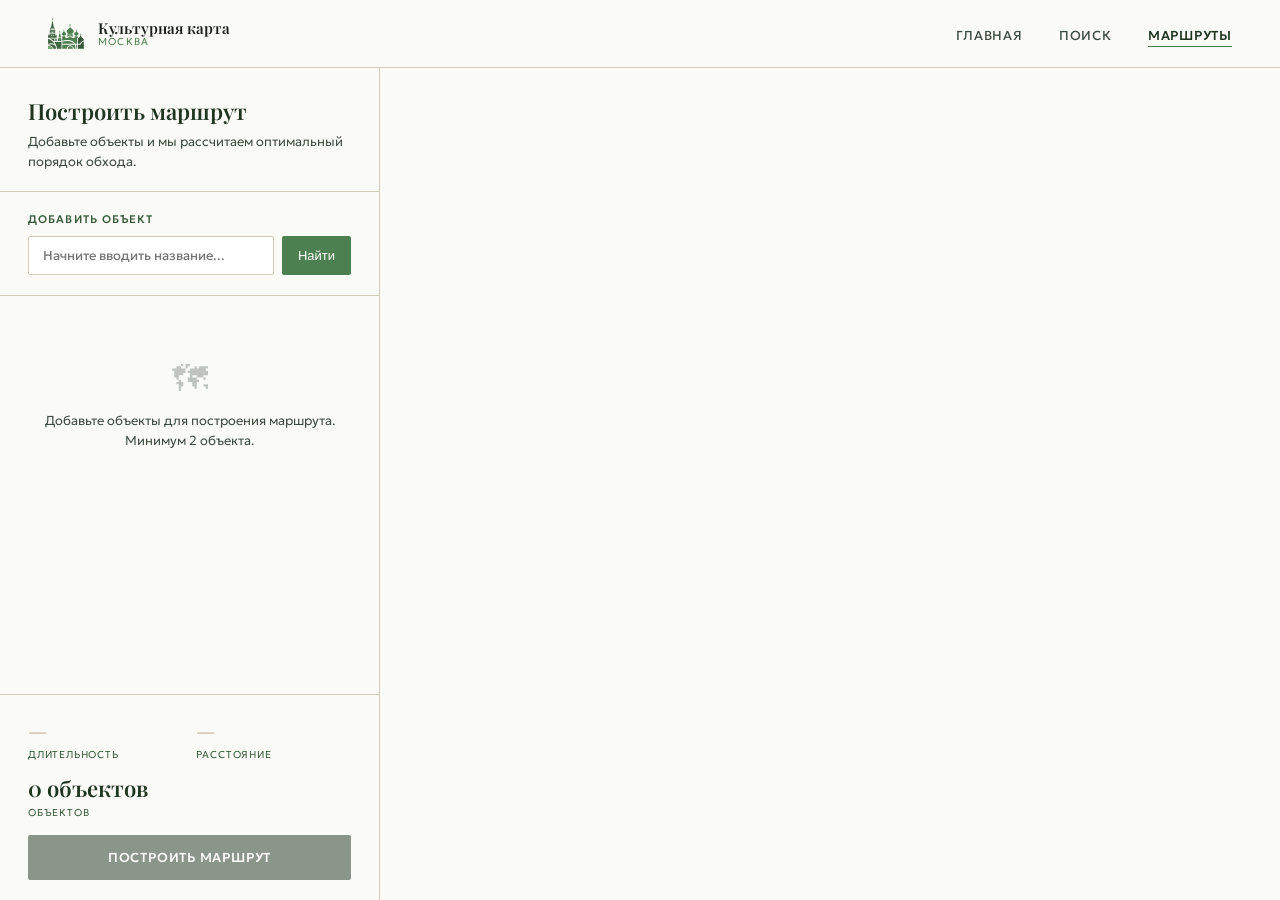
<file: frontend/routes.html>
<!DOCTYPE html>
<html lang="ru">
<head>
  <meta charset="UTF-8">
  <meta name="viewport" content="width=device-width, initial-scale=1.0">
  <title>Маршруты — Культурная карта Москвы</title>
  <link rel="stylesheet" href="static/css/main.css">
  <link rel="stylesheet" href="static/css/routes.css">
</head>
<body>

<nav class="nav">
  <a href="index.html" class="nav-logo">
    <img src="static/images/logo.svg" alt="Логотип">
    <div class="nav-brand"><span>Культурная карта</span><span>Москва</span></div>
  </a>
  <ul class="nav-links">
    <li><a href="index.html">Главная</a></li>
    <li><a href="search.html">Поиск</a></li>
    <li><a href="routes.html" class="active">Маршруты</a></li>
  </ul>
  <div class="nav-burger" id="burger"><span></span><span></span><span></span></div>
</nav>

<div class="mobile-menu" id="mobileMenu">
  <a href="index.html">Главная</a>
  <a href="search.html">Поиск объектов</a>
  <a href="routes.html">Построить маршрут</a>
</div>

<div class="routes-page">

  <!-- Левая панель -->
  <div class="routes-panel">

    <div class="panel-header">
      <h1>Построить маршрут</h1>
      <p>Добавьте объекты и мы рассчитаем оптимальный порядок обхода.</p>
    </div>

    <!-- Добавление объектов -->
    <div class="add-object-section">
      <div class="add-label">Добавить объект</div>
      <div class="add-search-wrap">
        <input type="text" id="add-search-input" placeholder="Начните вводить название...">
        <button id="add-search-btn">Найти</button>
      </div>
      <div class="add-results" id="add-results"></div>
    </div>

    <!-- Список объектов маршрута -->
    <div class="route-list-section">
      <div class="route-empty" id="route-empty">
        <div class="route-empty-icon">🗺</div>
        <p>Добавьте объекты для построения маршрута.<br>Минимум 2 объекта.</p>
      </div>
      <div class="route-items" id="route-items"></div>
    </div>

    <!-- Статистика и кнопка -->
    <div class="panel-footer">
      <div class="route-stats">
        <div class="route-stat">
          <div class="route-stat-val route-stat-placeholder" id="stat-duration">—</div>
          <div class="route-stat-label">Длительность</div>
        </div>
        <div class="route-stat">
          <div class="route-stat-val route-stat-placeholder" id="stat-distance">—</div>
          <div class="route-stat-label">Расстояние</div>
        </div>
        <div class="route-stat">
          <div class="route-stat-val" id="stat-count">0 объектов</div>
          <div class="route-stat-label">Объектов</div>
        </div>
      </div>
      <button class="build-btn" id="build-btn" disabled>Построить маршрут</button>
<button class="btn btn-outline" id="open-yandex-btn" style="width:100%;margin-top:8px;display:none" onclick="openInYandex()">
  Открыть в Яндекс Картах →
</button>
    </div>

  </div>

  <!-- Карта -->
  <div class="routes-map-wrap">
    <div id="routes-map"></div>

    <!-- Рекомендации -->
    <div class="suggestions-panel" id="suggestions-panel">
      <div class="suggestions-title">Рекомендуем добавить</div>
      <div id="suggestions-list"></div>
    </div>
  </div>

</div>

<!-- Яндекс Карты — замени YOUR_API_KEY -->
<script src="https://api-maps.yandex.ru/2.1/?apikey=ВАШ_КЛЮЧ&lang=ru_RU&load=package.full"></script>
<script src="static/js/routes.js"></script>
</body>
</html>
</file>
<file: frontend/static/css/main.css>
@import url('https://fonts.googleapis.com/css2?family=Playfair+Display:wght@400;600&family=Geologica:wght@300;400;500&display=swap');

*, *::before, *::after { box-sizing: border-box; margin: 0; padding: 0; }

:root {
  --green-dark:  #1F3521;
  --green-mid:   #365939;
  --green-main:  #4D8051;
  --green-light: #80B384;
  --green-pale:  #C8DEC9;
  --cream:       #F5F2EC;
  --paper:       #FAFAF7;
  --ink:         #1A1F1A;
  --ink-soft:    #3D4A3D;
  --border:      #D4CCBB;
  --nav-h:       68px;
}

html, body {
  min-height: 100%;
  background: var(--paper);
  color: var(--ink);
  font-family: 'Geologica', sans-serif;
  font-weight: 300;
}

/* ── NAV ── */
.nav {
  position: fixed; top: 0; left: 0; right: 0; z-index: 1000;
  display: flex; align-items: center; justify-content: space-between;
  padding: 0 48px; height: var(--nav-h);
  background: rgba(250,250,247,.95);
  backdrop-filter: blur(12px);
  border-bottom: 1px solid var(--border);
}
.nav-logo {
  display: flex; align-items: center; gap: 14px;
  text-decoration: none; color: var(--ink);
}
.nav-logo img { width: 36px; height: auto; }
.nav-brand { display: flex; flex-direction: column; line-height: 1.1; }
.nav-brand span:first-child { font-family: 'Playfair Display', serif; font-size: 15px; font-weight: 600; }
.nav-brand span:last-child { font-size: 10px; letter-spacing: .12em; text-transform: uppercase; color: var(--green-main); }
.nav-links { display: flex; gap: 36px; list-style: none; }
.nav-links a {
  text-decoration: none; font-size: 13px; font-weight: 400;
  letter-spacing: .06em; text-transform: uppercase; color: var(--ink-soft);
  position: relative; transition: color .2s;
}
.nav-links a::after {
  content: ''; position: absolute; bottom: -3px; left: 0;
  width: 0; height: 1px; background: var(--green-main); transition: width .25s;
}
.nav-links a:hover { color: var(--green-dark); }
.nav-links a:hover::after { width: 100%; }
.nav-links a.active { color: var(--green-dark); font-weight: 500; }
.nav-links a.active::after { width: 100%; }
.nav-burger {
  display: none; flex-direction: column; gap: 5px;
  cursor: pointer; padding: 4px;
}
.nav-burger span { display: block; width: 22px; height: 1.5px; background: var(--ink); }

.mobile-menu {
  display: none; position: fixed; inset: var(--nav-h) 0 0 0;
  background: var(--paper); z-index: 999; flex-direction: column;
  padding: 40px 24px; gap: 32px; border-top: 1px solid var(--border);
}
.mobile-menu.open { display: flex; }
.mobile-menu a {
  font-size: 22px; font-family: 'Playfair Display', serif;
  color: var(--green-dark); text-decoration: none;
}

/* ── FOOTER ── */
.footer {
  border-top: 1px solid var(--border);
  padding: 28px 80px;
  display: flex; align-items: center; justify-content: space-between;
}
.footer p { font-size: 12px; color: var(--ink-soft); }
.footer-logo { font-family: 'Playfair Display', serif; font-size: 14px; color: var(--green-mid); }

/* ── BUTTONS ── */
.btn {
  display: inline-flex; align-items: center; gap: 8px;
  padding: 13px 28px; border-radius: 2px;
  font-size: 13px; font-weight: 500; letter-spacing: .06em; text-transform: uppercase;
  text-decoration: none; cursor: pointer; border: none; transition: all .22s;
  font-family: 'Geologica', sans-serif;
}
.btn-primary { background: var(--green-dark); color: #fff; }
.btn-primary:hover { background: var(--green-mid); transform: translateY(-1px); }
.btn-outline { background: transparent; color: var(--green-dark); border: 1px solid var(--green-mid); }
.btn-outline:hover { background: var(--green-pale); }
.btn-sm { padding: 8px 18px; font-size: 12px; }

/* ── TOOLTIP ── */
.tooltip {
  position: fixed; z-index: 500; pointer-events: none;
  opacity: 0; transform: translateY(4px);
  transition: opacity .15s, transform .15s;
  background: var(--green-dark); color: #fff;
  padding: 10px 16px; border-radius: 2px; min-width: 170px;
}
.tooltip.visible { opacity: 1; transform: translateY(0); }
.tooltip-name { font-family: 'Playfair Display', serif; font-size: 14px; font-weight: 600; margin-bottom: 3px; }
.tooltip-sub { font-size: 11px; letter-spacing: .08em; text-transform: uppercase; color: var(--green-pale); }

/* ── ANIMATIONS ── */
@keyframes fadeUp {
  from { opacity: 0; transform: translateY(20px); }
  to   { opacity: 1; transform: translateY(0); }
}
.fade-up { animation: fadeUp .5s both; }

/* ── MOBILE ── */
@media (max-width: 900px) {
  .nav { padding: 0 24px; }
  .nav-links { display: none; }
  .nav-burger { display: flex; }
  .footer { padding: 24px; flex-direction: column; gap: 8px; text-align: center; }
}
</file>
<file: frontend/static/css/index.css>
/* ── HERO ── */
.hero {
  min-height: 100vh;
  padding-top: var(--nav-h);
  display: grid;
  grid-template-columns: 1fr 1fr;
}

.hero-text {
  padding: 80px 64px 80px 80px;
  display: flex; flex-direction: column; gap: 32px; justify-content: center;
}
.hero-eyebrow {
  display: inline-flex; align-items: center; gap: 10px;
  font-size: 11px; font-weight: 500; letter-spacing: .14em;
  text-transform: uppercase; color: var(--green-main);
}
.hero-eyebrow::before {
  content: ''; display: inline-block;
  width: 28px; height: 1px; background: var(--green-main);
}
.hero-title {
  font-family: 'Playfair Display', serif;
  font-size: clamp(36px, 4vw, 56px);
  font-weight: 600; line-height: 1.12; color: var(--green-dark);
}
.hero-title em { font-style: italic; color: var(--green-main); }
.hero-desc { font-size: 15px; line-height: 1.75; color: var(--ink-soft); max-width: 400px; }

.hero-stats { display: flex; gap: 40px; }
.stat-item { display: flex; flex-direction: column; gap: 4px; }
.stat-num {
  font-family: 'Playfair Display', serif;
  font-size: 32px; font-weight: 600; color: var(--green-dark); line-height: 1;
}
.stat-label { font-size: 11px; letter-spacing: .08em; text-transform: uppercase; color: var(--green-main); }
.hero-cta { display: flex; gap: 16px; flex-wrap: wrap; }

/* ── MAP SIDE ── */
.hero-map {
  position: relative; background: var(--cream);
  border-left: 1px solid var(--border);
  display: flex; align-items: center; justify-content: center;
  overflow: hidden;
}
.map-label {
  position: absolute; top: 20px; left: 20px; z-index: 10;
  font-size: 10px; letter-spacing: .14em; text-transform: uppercase;
  color: var(--green-mid); display: flex; align-items: center; gap: 8px;
  background: rgba(250,250,247,.9); padding: 6px 12px; border-radius: 2px;
  border: 1px solid var(--border); pointer-events: none;
}
.map-label::before {
  content: ''; display: inline-block; width: 16px; height: 1px; background: var(--green-mid);
}
#moscow-map {
  width: 85%; max-width: 480px; height: auto;
  filter: drop-shadow(0 16px 48px rgba(31,53,33,.18));
}
.district { cursor: pointer; }
.district .upper {
  transition: transform 0.3s cubic-bezier(.34,1.4,.64,1);
  transform-box: fill-box; transform-origin: center;
}
.district:hover .upper { transform: translateY(-6px); }

/* ── INFO STRIP ── */
.info-strip {
  border-top: 1px solid var(--border);
  display: grid; grid-template-columns: repeat(3, 1fr);
  gap: 1px; background: var(--border);
}
.info-card {
  background: var(--paper); padding: 40px 48px;
  display: flex; flex-direction: column; gap: 12px;
}
.info-icon { font-size: 20px; }
.info-card h3 {
  font-family: 'Playfair Display', serif; font-size: 18px;
  font-weight: 600; color: var(--green-dark);
}
.info-card p { font-size: 14px; line-height: 1.7; color: var(--ink-soft); }
.info-card a {
  font-size: 12px; font-weight: 500; letter-spacing: .06em; text-transform: uppercase;
  color: var(--green-main); text-decoration: none;
  display: inline-flex; align-items: center; gap: 6px; margin-top: 4px; transition: gap .2s;
}
.info-card a:hover { gap: 12px; }

/* ── ANIMATIONS ── */
.hero-eyebrow { animation: fadeUp .6s .1s both; }
.hero-title   { animation: fadeUp .6s .2s both; }
.hero-desc    { animation: fadeUp .6s .3s both; }
.hero-stats   { animation: fadeUp .6s .4s both; }
.hero-cta     { animation: fadeUp .6s .5s both; }
.hero-map     { animation: fadeUp .7s .2s both; }

/* ── MOBILE ── */
@media (max-width: 900px) {
  .hero { grid-template-columns: 1fr; }
  .hero-text { padding: 40px 24px 32px; order: 1; }
  .hero-map { order: 2; min-height: 70vw; border-left: none; border-top: 1px solid var(--border); }
  .hero-stats { gap: 24px; }
  .stat-num { font-size: 24px; }
  .info-strip { grid-template-columns: 1fr; }
  .info-card { padding: 32px 24px; }
}
</file>
<file: frontend/static/css/routes.css>
.routes-page {
  padding-top: var(--nav-h);
  min-height: 100vh;
  display: grid;
  grid-template-columns: 380px 1fr;
}

/* ── LEFT PANEL ── */
.routes-panel {
  border-right: 1px solid var(--border);
  display: flex; flex-direction: column;
  height: calc(100vh - var(--nav-h));
  position: sticky; top: var(--nav-h);
  overflow: hidden;
}

.panel-header {
  padding: 28px 28px 20px;
  border-bottom: 1px solid var(--border);
  flex-shrink: 0;
}
.panel-header h1 {
  font-family: 'Playfair Display', serif;
  font-size: 22px; font-weight: 600; color: var(--green-dark);
  margin-bottom: 6px;
}
.panel-header p { font-size: 13px; color: var(--ink-soft); line-height: 1.5; }

/* Поиск объекта для добавления */
.add-object-section {
  padding: 20px 28px;
  border-bottom: 1px solid var(--border);
  flex-shrink: 0;
}
.add-label {
  font-size: 11px; font-weight: 500; letter-spacing: .1em;
  text-transform: uppercase; color: var(--green-mid); margin-bottom: 10px;
}
.add-search-wrap {
  display: flex; gap: 8px;
}
.add-search-wrap input {
  flex: 1; padding: 10px 14px; border: 1px solid var(--border);
  border-radius: 2px; font-size: 13px; font-family: 'Geologica', sans-serif;
  color: var(--ink); outline: none;
}
.add-search-wrap input:focus { border-color: var(--green-main); }
.add-search-wrap button {
  padding: 10px 16px; background: var(--green-main); color: #fff;
  border: none; border-radius: 2px; cursor: pointer;
  font-size: 13px; transition: background .2s;
}
.add-search-wrap button:hover { background: var(--green-mid); }

/* Дропдаун результатов поиска */
.add-results {
  margin-top: 8px; border: 1px solid var(--border); border-radius: 2px;
  background: #fff; max-height: 200px; overflow-y: auto; display: none;
}
.add-results.open { display: block; }
.add-result-item {
  padding: 10px 14px; cursor: pointer; border-bottom: 1px solid var(--border);
  transition: background .15s;
}
.add-result-item:last-child { border-bottom: none; }
.add-result-item:hover { background: var(--green-pale); }
.add-result-name { font-size: 13px; color: var(--ink); }
.add-result-sub { font-size: 11px; color: var(--ink-soft); margin-top: 2px; }

/* Список маршрута */
.route-list-section {
  flex: 1; overflow-y: auto; padding: 20px 28px;
}
.route-empty {
  display: flex; flex-direction: column; align-items: center;
  padding: 40px 0; gap: 10px; color: var(--ink-soft); text-align: center;
}
.route-empty-icon { font-size: 36px; opacity: .3; }
.route-empty p { font-size: 13px; line-height: 1.5; }

.route-items { display: flex; flex-direction: column; gap: 8px; }
.route-item {
  display: flex; align-items: center; gap: 12px;
  padding: 12px 14px; border: 1px solid var(--border);
  border-radius: 2px; background: #fff;
}
.route-item-num {
  width: 24px; height: 24px; border-radius: 50%;
  background: var(--green-main); color: #fff;
  font-size: 11px; font-weight: 500;
  display: flex; align-items: center; justify-content: center; flex-shrink: 0;
}
.route-item-info { flex: 1; min-width: 0; }
.route-item-name {
  font-size: 13px; font-weight: 400; color: var(--ink);
  white-space: nowrap; overflow: hidden; text-overflow: ellipsis;
}
.route-item-sub { font-size: 11px; color: var(--ink-soft); margin-top: 2px; }
.route-item-remove {
  width: 28px; height: 28px; border: 1px solid var(--border);
  border-radius: 2px; background: transparent; cursor: pointer;
  color: var(--ink-soft); font-size: 16px; flex-shrink: 0;
  display: flex; align-items: center; justify-content: center; transition: all .2s;
}
.route-item-remove:hover { background: #fee; border-color: #fcc; color: #c00; }

/* Футер панели — статистика и кнопка */
.panel-footer {
  padding: 20px 28px;
  border-top: 1px solid var(--border);
  flex-shrink: 0;
}
.route-stats {
  display: grid; grid-template-columns: 1fr 1fr;
  gap: 12px; margin-bottom: 16px;
}
.route-stat { display: flex; flex-direction: column; gap: 3px; }
.route-stat-val {
  font-family: 'Playfair Display', serif;
  font-size: 22px; font-weight: 600; color: var(--green-dark);
}
.route-stat-label {
  font-size: 10px; letter-spacing: .08em; text-transform: uppercase; color: var(--green-mid);
}
.route-stat-placeholder { color: var(--border); }
.build-btn {
  width: 100%; padding: 14px; background: var(--green-dark); color: #fff;
  border: none; border-radius: 2px; cursor: pointer;
  font-size: 13px; font-weight: 500; letter-spacing: .06em; text-transform: uppercase;
  font-family: 'Geologica', sans-serif; transition: background .2s;
}
.build-btn:hover { background: var(--green-mid); }
.build-btn:disabled { opacity: .5; cursor: default; }

/* ── MAP SIDE ── */
.routes-map-wrap { position: relative; }
#routes-map {
  width: 100%;
  height: calc(100vh - var(--nav-h));
  position: sticky; top: var(--nav-h);
}

/* Предложения — рекомендации КО рядом */
.suggestions-panel {
  position: absolute; bottom: 24px; right: 24px; z-index: 10;
  background: var(--paper); border: 1px solid var(--border);
  border-radius: 2px; padding: 16px 20px; max-width: 280px;
  box-shadow: 0 8px 32px rgba(0,0,0,.1); display: none;
}
.suggestions-panel.open { display: block; }
.suggestions-title {
  font-size: 11px; font-weight: 500; letter-spacing: .1em;
  text-transform: uppercase; color: var(--green-mid); margin-bottom: 12px;
}
.suggestion-item {
  display: flex; align-items: center; gap: 10px;
  padding: 8px 0; border-bottom: 1px solid var(--border);
  cursor: pointer;
}
.suggestion-item:last-child { border-bottom: none; }
.suggestion-item:hover .suggestion-name { color: var(--green-main); }
.suggestion-name { font-size: 13px; color: var(--ink); flex: 1; line-height: 1.3; }
.suggestion-add {
  width: 24px; height: 24px; border-radius: 50%;
  background: var(--green-pale); color: var(--green-dark);
  display: flex; align-items: center; justify-content: center;
  font-size: 16px; flex-shrink: 0;
}

/* ── MOBILE ── */
@media (max-width: 900px) {
  .routes-page { grid-template-columns: 1fr; }
  .routes-panel { position: static; height: auto; }
  #routes-map { height: 60vw; position: static; }
  .suggestions-panel { position: static; max-width: 100%; margin: 16px; }
}
</file>
